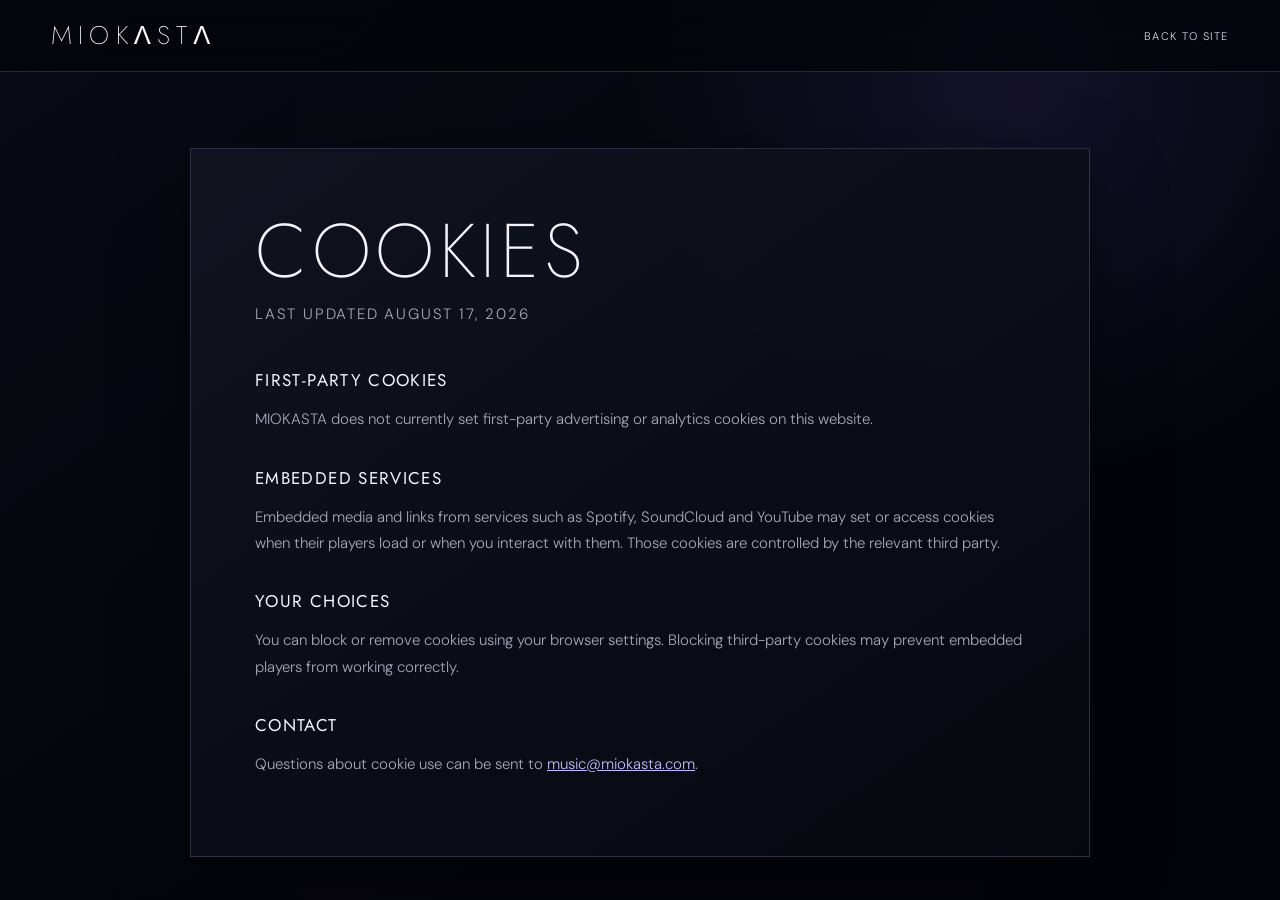
<file: cookies.html>
<!doctype html>
<html lang="en">
<head>
  <meta charset="utf-8">
  <meta name="viewport" content="width=device-width, initial-scale=1">
  <meta name="description" content="MIOKASTA cookie information.">
  <title>Cookies — MIOKASTA</title>
  <link rel="preconnect" href="https://fonts.googleapis.com">
  <link rel="preconnect" href="https://fonts.gstatic.com" crossorigin>
  <link href="https://fonts.googleapis.com/css2?family=DM+Sans:wght@300;400;500&family=Jost:wght@200;300;400;500&display=swap" rel="stylesheet">
  <link rel="stylesheet" href="legal.css">
</head>
<body>
  <header class="legal-header"><a class="legal-brand" href="index.html">MIOKΛSTΛ</a><a class="legal-back" href="index.html#booking">Back to site</a></header>
  <main class="legal-main">
    <h1>Cookies</h1>
    <p class="legal-updated">Last updated August 17, 2026</p>
    <h2>First-party cookies</h2>
    <p>MIOKASTA does not currently set first-party advertising or analytics cookies on this website.</p>
    <h2>Embedded services</h2>
    <p>Embedded media and links from services such as Spotify, SoundCloud and YouTube may set or access cookies when their players load or when you interact with them. Those cookies are controlled by the relevant third party.</p>
    <h2>Your choices</h2>
    <p>You can block or remove cookies using your browser settings. Blocking third-party cookies may prevent embedded players from working correctly.</p>
    <h2>Contact</h2>
    <p>Questions about cookie use can be sent to <a href="mailto:music@miokasta.com">music@miokasta.com</a>.</p>
  </main>
</body>
</html>
</file>
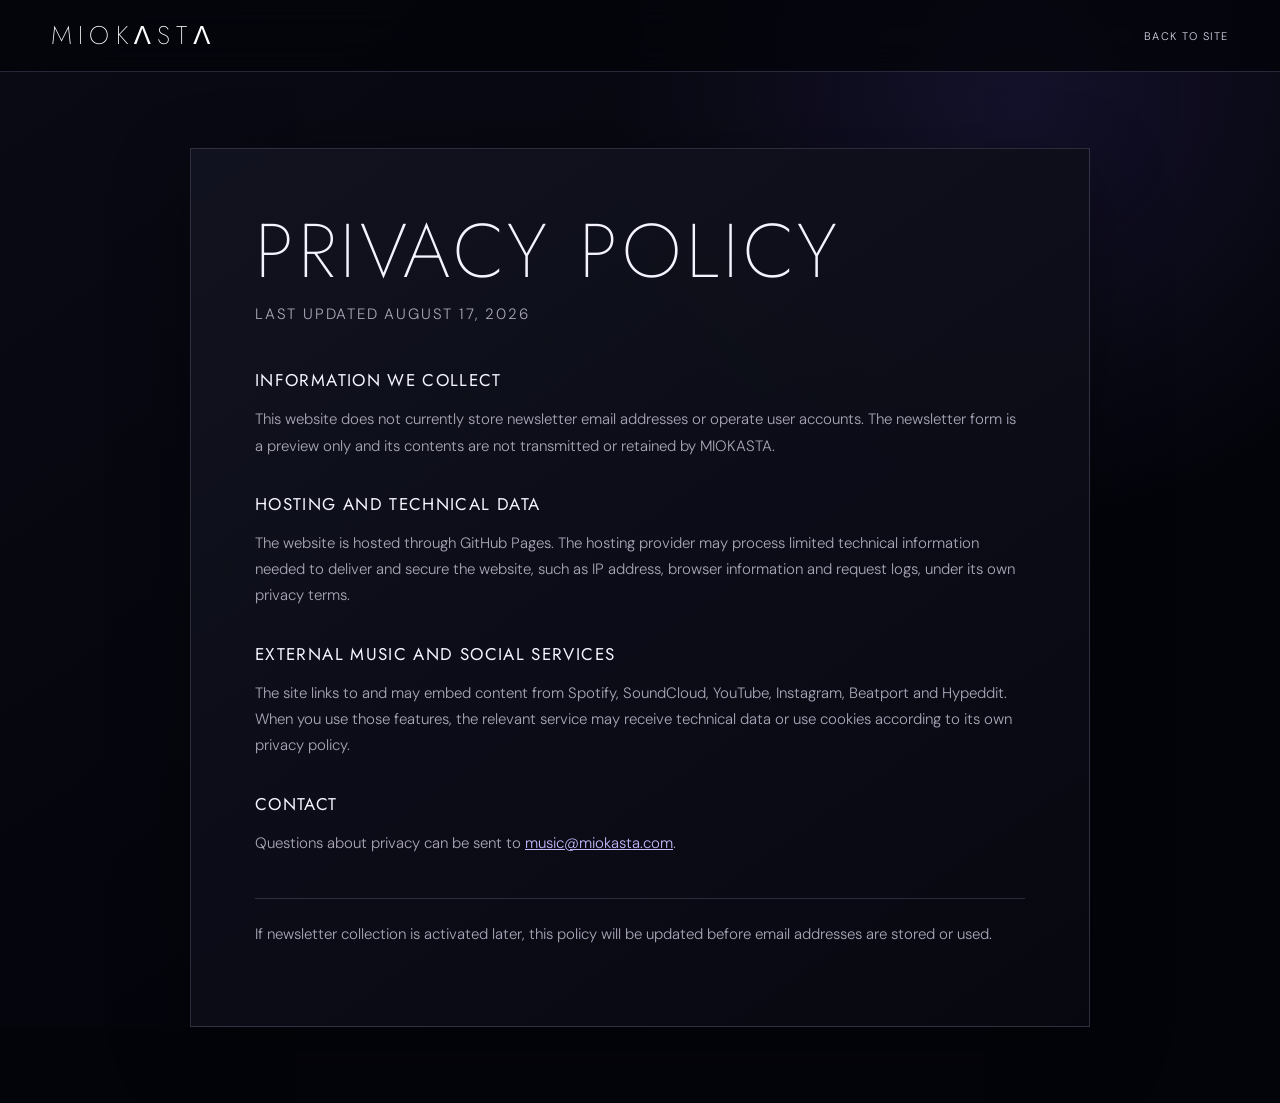
<file: privacy.html>
<!doctype html>
<html lang="en">
<head>
  <meta charset="utf-8">
  <meta name="viewport" content="width=device-width, initial-scale=1">
  <meta name="description" content="MIOKASTA privacy policy.">
  <title>Privacy Policy — MIOKASTA</title>
  <link rel="preconnect" href="https://fonts.googleapis.com">
  <link rel="preconnect" href="https://fonts.gstatic.com" crossorigin>
  <link href="https://fonts.googleapis.com/css2?family=DM+Sans:wght@300;400;500&family=Jost:wght@200;300;400;500&display=swap" rel="stylesheet">
  <link rel="stylesheet" href="legal.css">
</head>
<body>
  <header class="legal-header"><a class="legal-brand" href="index.html">MIOKΛSTΛ</a><a class="legal-back" href="index.html#booking">Back to site</a></header>
  <main class="legal-main">
    <h1>Privacy Policy</h1>
    <p class="legal-updated">Last updated August 17, 2026</p>
    <h2>Information we collect</h2>
    <p>This website does not currently store newsletter email addresses or operate user accounts. The newsletter form is a preview only and its contents are not transmitted or retained by MIOKASTA.</p>
    <h2>Hosting and technical data</h2>
    <p>The website is hosted through GitHub Pages. The hosting provider may process limited technical information needed to deliver and secure the website, such as IP address, browser information and request logs, under its own privacy terms.</p>
    <h2>External music and social services</h2>
    <p>The site links to and may embed content from Spotify, SoundCloud, YouTube, Instagram, Beatport and Hypeddit. When you use those features, the relevant service may receive technical data or use cookies according to its own privacy policy.</p>
    <h2>Contact</h2>
    <p>Questions about privacy can be sent to <a href="mailto:music@miokasta.com">music@miokasta.com</a>.</p>
    <p class="legal-note">If newsletter collection is activated later, this policy will be updated before email addresses are stored or used.</p>
  </main>
</body>
</html>
</file>
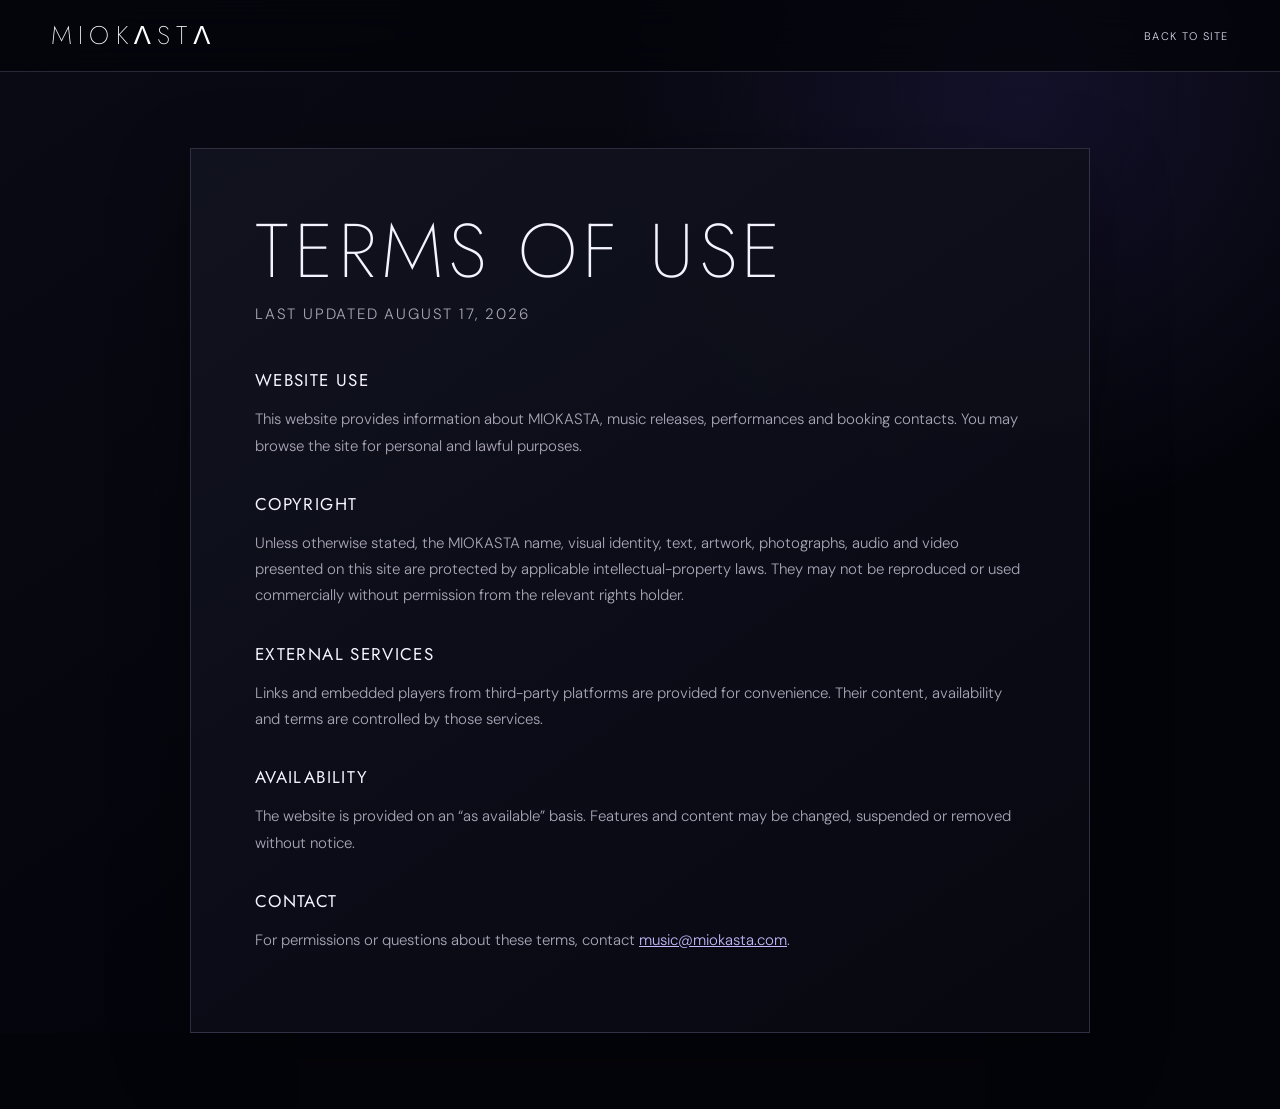
<file: terms.html>
<!doctype html>
<html lang="en">
<head>
  <meta charset="utf-8">
  <meta name="viewport" content="width=device-width, initial-scale=1">
  <meta name="description" content="MIOKASTA website terms of use.">
  <title>Terms of Use — MIOKASTA</title>
  <link rel="preconnect" href="https://fonts.googleapis.com">
  <link rel="preconnect" href="https://fonts.gstatic.com" crossorigin>
  <link href="https://fonts.googleapis.com/css2?family=DM+Sans:wght@300;400;500&family=Jost:wght@200;300;400;500&display=swap" rel="stylesheet">
  <link rel="stylesheet" href="legal.css">
</head>
<body>
  <header class="legal-header"><a class="legal-brand" href="index.html">MIOKΛSTΛ</a><a class="legal-back" href="index.html#booking">Back to site</a></header>
  <main class="legal-main">
    <h1>Terms of Use</h1>
    <p class="legal-updated">Last updated August 17, 2026</p>
    <h2>Website use</h2>
    <p>This website provides information about MIOKASTA, music releases, performances and booking contacts. You may browse the site for personal and lawful purposes.</p>
    <h2>Copyright</h2>
    <p>Unless otherwise stated, the MIOKASTA name, visual identity, text, artwork, photographs, audio and video presented on this site are protected by applicable intellectual-property laws. They may not be reproduced or used commercially without permission from the relevant rights holder.</p>
    <h2>External services</h2>
    <p>Links and embedded players from third-party platforms are provided for convenience. Their content, availability and terms are controlled by those services.</p>
    <h2>Availability</h2>
    <p>The website is provided on an “as available” basis. Features and content may be changed, suspended or removed without notice.</p>
    <h2>Contact</h2>
    <p>For permissions or questions about these terms, contact <a href="mailto:music@miokasta.com">music@miokasta.com</a>.</p>
  </main>
</body>
</html>
</file>
<file: legal.css>
:root{color-scheme:dark;--ink:#f5f3ff;--muted:#aaa6b8;--line:rgba(205,198,255,.18);--violet:#aa96ff}
*{box-sizing:border-box}
html{background:#03040a}
body{margin:0;min-height:100vh;color:var(--ink);background:radial-gradient(circle at 80% 10%,rgba(96,75,190,.16),transparent 30%),linear-gradient(145deg,#090a14,#03040a 70%);font-family:"DM Sans","Helvetica Neue",Arial,sans-serif;font-weight:300}
.legal-header{height:72px;padding:0 clamp(22px,4vw,64px);display:flex;align-items:center;justify-content:space-between;border-bottom:1px solid var(--line);background:rgba(3,4,10,.78);backdrop-filter:blur(16px)}
.legal-brand{color:#fff;text-decoration:none;font:200 clamp(18px,2vw,26px)/1 "Jost",sans-serif;letter-spacing:.24em}
.legal-back{color:#ddd9ec;text-decoration:none;text-transform:uppercase;font-size:11px;letter-spacing:.12em}
.legal-main{width:min(900px,calc(100% - 32px));margin:clamp(28px,6vw,76px) auto;padding:clamp(26px,5vw,64px);border:1px solid var(--line);background:linear-gradient(145deg,rgba(18,19,32,.9),rgba(7,8,16,.96));box-shadow:0 24px 70px rgba(0,0,0,.34)}
.legal-main h1{margin:0 0 12px;font:200 clamp(38px,7vw,76px)/1 "Jost",sans-serif;letter-spacing:.06em;text-transform:uppercase}
.legal-updated{margin:0 0 42px;color:var(--violet);font-size:11px;letter-spacing:.12em;text-transform:uppercase}
.legal-main h2{margin:34px 0 10px;font:400 17px/1.3 "Jost",sans-serif;letter-spacing:.08em;text-transform:uppercase}
.legal-main p,.legal-main li{color:var(--muted);font-size:15px;line-height:1.75}
.legal-main a{color:#c6b9ff}
.legal-main ul{padding-left:22px}
.legal-note{margin-top:42px;padding-top:22px;border-top:1px solid var(--line)}
@media(max-width:600px){.legal-header{height:62px}.legal-main{margin:16px auto;padding:26px 20px}.legal-main h1{font-size:38px}.legal-main p,.legal-main li{font-size:14px}.legal-back{font-size:9px}}
</file>
